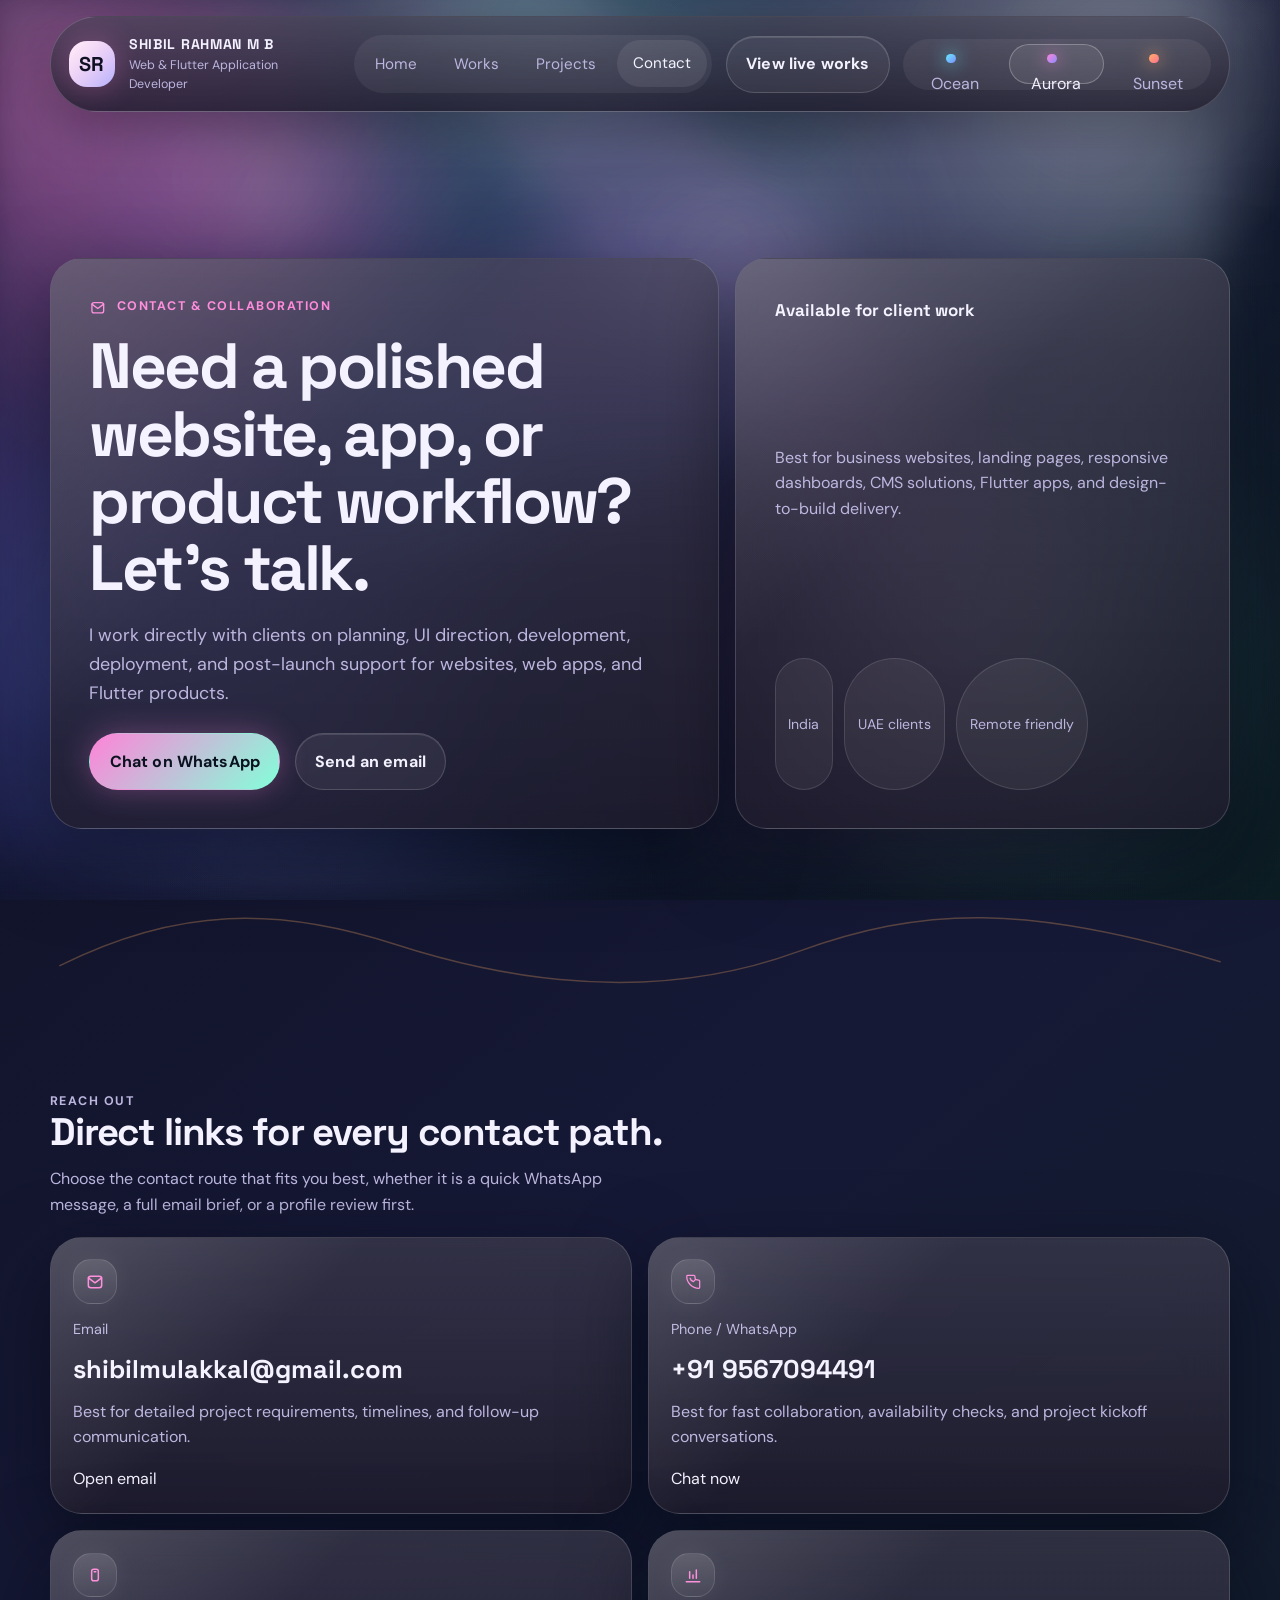
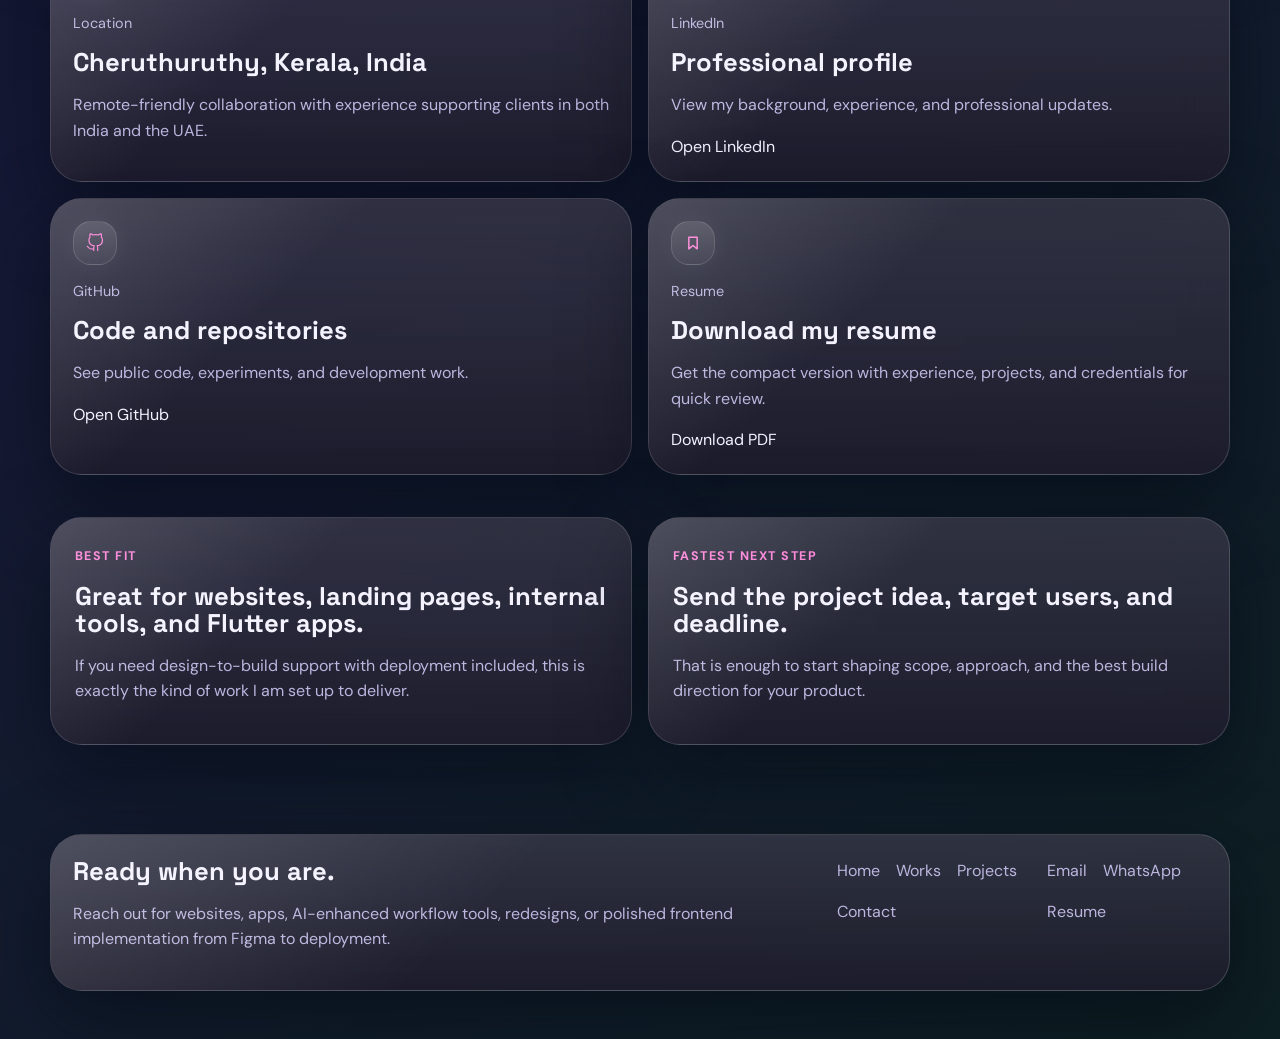
<file: contact.html>
<!DOCTYPE html>
<html lang="en">
<head>
  <meta charset="UTF-8" />
  <meta name="viewport" content="width=device-width, initial-scale=1.0" />
  <title>Contact | Shibil Rahman M B</title>
  <meta
    name="description"
    content="Contact Shibil Rahman M B for web development, Flutter application development, deployment support, and design-to-build product work."
  />
  <link rel="preconnect" href="https://fonts.googleapis.com" />
  <link rel="preconnect" href="https://fonts.gstatic.com" crossorigin />
  <link
    href="https://fonts.googleapis.com/css2?family=DM+Sans:wght@400;500;700;800&family=Space+Grotesk:wght@500;700&display=swap"
    rel="stylesheet"
  />
  <link rel="stylesheet" href="styles.css" />
</head>
<body data-page="contact">
  <div class="page-bg" aria-hidden="true">
    <canvas class="bg-canvas"></canvas>
    <div class="bg-cursor"></div>
    <div class="bg-noise"></div>
  </div>

  <header class="glass-nav-wrap">
    <nav class="glass-nav container" data-nav>
      <a class="brand" href="index.html" aria-label="Shibil Rahman M B portfolio home">
        <span class="brand-mark">SR</span>
        <span class="brand-copy">
          <strong>SHIBIL RAHMAN M B</strong>
          <span>Web &amp; Flutter Application Developer</span>
        </span>
      </a>

      <button class="nav-toggle" type="button" aria-expanded="false" aria-label="Toggle navigation" data-nav-toggle>
        <svg class="nav-icon" viewBox="0 0 24 24" fill="none" aria-hidden="true">
          <path d="M4 7H20" stroke="currentColor" stroke-width="1.8" stroke-linecap="round" />
          <path d="M4 12H20" stroke="currentColor" stroke-width="1.8" stroke-linecap="round" />
          <path d="M4 17H20" stroke="currentColor" stroke-width="1.8" stroke-linecap="round" />
        </svg>
      </button>

      <div class="nav-group" data-nav-menu>
        <div class="nav-links">
          <a href="index.html" data-nav-link="home">Home</a>
          <a href="works.html" data-nav-link="works">Works</a>
          <a href="projects.html" data-nav-link="projects">Projects</a>
          <a href="contact.html" data-nav-link="contact">Contact</a>
        </div>
        <a class="button button-secondary nav-cta" href="works.html">View live works</a>
        <div class="theme-switcher" data-theme-switcher></div>
      </div>
    </nav>
  </header>

  <main class="page-shell">
    <section class="section page-hero">
      <div class="container page-hero-grid">
        <div class="glass-panel">
          <p class="eyebrow">
            <svg viewBox="0 0 24 24" fill="none" aria-hidden="true">
              <path d="M4 7L12 13L20 7" stroke="currentColor" stroke-width="1.8" stroke-linecap="round" stroke-linejoin="round" />
              <rect x="4" y="5" width="16" height="14" rx="3" stroke="currentColor" stroke-width="1.8" />
            </svg>
            Contact &amp; collaboration
          </p>
          <h1>Need a polished website, app, or product workflow? Let's talk.</h1>
          <p class="lead">
            I work directly with clients on planning, UI direction, development, deployment, and post-launch support for websites, web apps, and Flutter products.
          </p>
          <div class="hero-actions">
            <a class="button button-primary" href="https://wa.me/919567094491" target="_blank" rel="noreferrer">Chat on WhatsApp</a>
            <a class="button button-secondary" href="mailto:shibilmulakkal@gmail.com">Send an email</a>
          </div>
        </div>

        <div class="glass-panel page-note">
          <strong>Available for client work</strong>
          <p class="muted">Best for business websites, landing pages, responsive dashboards, CMS solutions, Flutter apps, and design-to-build delivery.</p>
          <div class="pill-list">
            <span>India</span>
            <span>UAE clients</span>
            <span>Remote friendly</span>
          </div>
        </div>
      </div>
    </section>

    <section class="section">
      <div class="container">
        <svg class="section-divider" viewBox="0 0 1200 120" fill="none" xmlns="http://www.w3.org/2000/svg">
          <path d="M10 80C130 20 232 20 350 58C486 102 628 114 760 66C886 20 994 16 1190 76" stroke="#ffb066" stroke-opacity="0.4" stroke-width="1.5" stroke-linecap="round" />
        </svg>
      </div>
    </section>

    <section class="section">
      <div class="container">
        <div class="section-heading">
          <div>
            <p class="eyebrow">Reach out</p>
            <h2>Direct links for every contact path.</h2>
            <p>Choose the contact route that fits you best, whether it is a quick WhatsApp message, a full email brief, or a profile review first.</p>
          </div>
        </div>

        <div class="contact-grid">
          <article class="glass-card contact-card">
            <span class="feature-icon">
              <svg viewBox="0 0 24 24" fill="none" aria-hidden="true">
                <path d="M4 7L12 13L20 7" stroke="currentColor" stroke-width="1.8" stroke-linecap="round" stroke-linejoin="round" />
                <rect x="4" y="5" width="16" height="14" rx="3" stroke="currentColor" stroke-width="1.8" />
              </svg>
            </span>
            <p class="contact-label">Email</p>
            <h3>shibilmulakkal@gmail.com</h3>
            <p>Best for detailed project requirements, timelines, and follow-up communication.</p>
            <a href="mailto:shibilmulakkal@gmail.com">Open email</a>
          </article>

          <article class="glass-card contact-card">
            <span class="feature-icon">
              <svg viewBox="0 0 24 24" fill="none" aria-hidden="true">
                <path d="M8.5 7.5C9 9.5 10.5 11 12.5 11.5L14.5 9.5C14.8 9.2 15.3 9.1 15.7 9.2C16.7 9.53 17.77 9.7 18.87 9.7C19.49 9.7 20 10.21 20 10.83V18.5C20 19.05 19.55 19.5 19 19.5C10.94 19.5 4.5 13.06 4.5 5C4.5 4.45 4.95 4 5.5 4H13.17C13.79 4 14.3 4.51 14.3 5.13C14.3 6.23 14.47 7.3 14.8 8.3C14.91 8.7 14.8 9.2 14.5 9.5L12.5 11.5" stroke="currentColor" stroke-width="1.5" stroke-linecap="round" stroke-linejoin="round" />
              </svg>
            </span>
            <p class="contact-label">Phone / WhatsApp</p>
            <h3>+91 9567094491</h3>
            <p>Best for fast collaboration, availability checks, and project kickoff conversations.</p>
            <a href="https://wa.me/919567094491" target="_blank" rel="noreferrer">Chat now</a>
          </article>

          <article class="glass-card contact-card">
            <span class="feature-icon">
              <svg viewBox="0 0 24 24" fill="none" aria-hidden="true">
                <path d="M8 7.5C8 6.12 9.12 5 10.5 5H13.5C14.88 5 16 6.12 16 7.5V16.5C16 17.88 14.88 19 13.5 19H10.5C9.12 19 8 17.88 8 16.5V7.5Z" stroke="currentColor" stroke-width="1.8" />
                <path d="M11 8H13" stroke="currentColor" stroke-width="1.8" stroke-linecap="round" />
              </svg>
            </span>
            <p class="contact-label">Location</p>
            <h3>Cheruthuruthy, Kerala, India</h3>
            <p>Remote-friendly collaboration with experience supporting clients in both India and the UAE.</p>
          </article>

          <article class="glass-card contact-card">
            <span class="feature-icon">
              <svg viewBox="0 0 24 24" fill="none" aria-hidden="true">
                <path d="M8 8V16M12 12V16M16 6V16" stroke="currentColor" stroke-width="1.8" stroke-linecap="round" />
                <path d="M4 20H20" stroke="currentColor" stroke-width="1.8" stroke-linecap="round" />
              </svg>
            </span>
            <p class="contact-label">LinkedIn</p>
            <h3>Professional profile</h3>
            <p>View my background, experience, and professional updates.</p>
            <a href="https://linkedin.com/in/shibiz" target="_blank" rel="noreferrer">Open LinkedIn</a>
          </article>

          <article class="glass-card contact-card">
            <span class="feature-icon">
              <svg viewBox="0 0 24 24" fill="none" aria-hidden="true">
                <path d="M9 19C4.58 20.3 4.58 16.7 2.8 16.1M15.2 21V17.65C15.23 16.83 15 16.02 14.54 15.34C17.66 14.99 20.94 13.81 20.94 8.38C20.94 6.99 20.44 5.65 19.54 4.62C19.97 3.48 19.94 2.23 19.45 1.11C19.45 1.11 18.4 0.76 15.95 2.41C13.91 1.86 11.74 1.86 9.7 2.41C7.25 0.76 6.2 1.11 6.2 1.11C5.71 2.23 5.68 3.48 6.11 4.62C5.21 5.65 4.71 6.99 4.71 8.38C4.71 13.8 7.99 14.99 11.11 15.34C10.65 16.02 10.42 16.83 10.45 17.65V21" stroke="currentColor" stroke-width="1.4" stroke-linecap="round" stroke-linejoin="round" />
              </svg>
            </span>
            <p class="contact-label">GitHub</p>
            <h3>Code and repositories</h3>
            <p>See public code, experiments, and development work.</p>
            <a href="https://github.com/WROTZ" target="_blank" rel="noreferrer">Open GitHub</a>
          </article>

          <article class="glass-card contact-card">
            <span class="feature-icon">
              <svg viewBox="0 0 24 24" fill="none" aria-hidden="true">
                <path d="M7 5H17V19L12 15L7 19V5Z" stroke="currentColor" stroke-width="1.8" stroke-linejoin="round" />
              </svg>
            </span>
            <p class="contact-label">Resume</p>
            <h3>Download my resume</h3>
            <p>Get the compact version with experience, projects, and credentials for quick review.</p>
            <a href="images/SHIBIL%20RAHMAN%20M%20B%202026compressed.pdf" download>Download PDF</a>
          </article>
        </div>
      </div>
    </section>

    <section class="section">
      <div class="container split-grid">
        <div class="glass-panel cta-banner">
          <p class="eyebrow">Best fit</p>
          <h3>Great for websites, landing pages, internal tools, and Flutter apps.</h3>
          <p class="muted">If you need design-to-build support with deployment included, this is exactly the kind of work I am set up to deliver.</p>
        </div>

        <div class="glass-panel cta-banner">
          <p class="eyebrow">Fastest next step</p>
          <h3>Send the project idea, target users, and deadline.</h3>
          <p class="muted">That is enough to start shaping scope, approach, and the best build direction for your product.</p>
        </div>
      </div>
    </section>
  </main>

  <footer class="site-footer">
    <div class="container glass-panel footer-panel">
      <div>
        <h3>Ready when you are.</h3>
        <p>Reach out for websites, apps, AI-enhanced workflow tools, redesigns, or polished frontend implementation from Figma to deployment.</p>
      </div>
      <div class="footer-links">
        <a href="index.html">Home</a>
        <a href="works.html">Works</a>
        <a href="projects.html">Projects</a>
        <a href="contact.html">Contact</a>
      </div>
      <div class="footer-links">
        <a href="mailto:shibilmulakkal@gmail.com">Email</a>
        <a href="https://wa.me/919567094491" target="_blank" rel="noreferrer">WhatsApp</a>
        <a href="images/SHIBIL%20RAHMAN%20M%20B%202026compressed.pdf" download>Resume</a>
      </div>
    </div>
  </footer>

  <script src="script.js"></script>
</body>
</html>
</file>
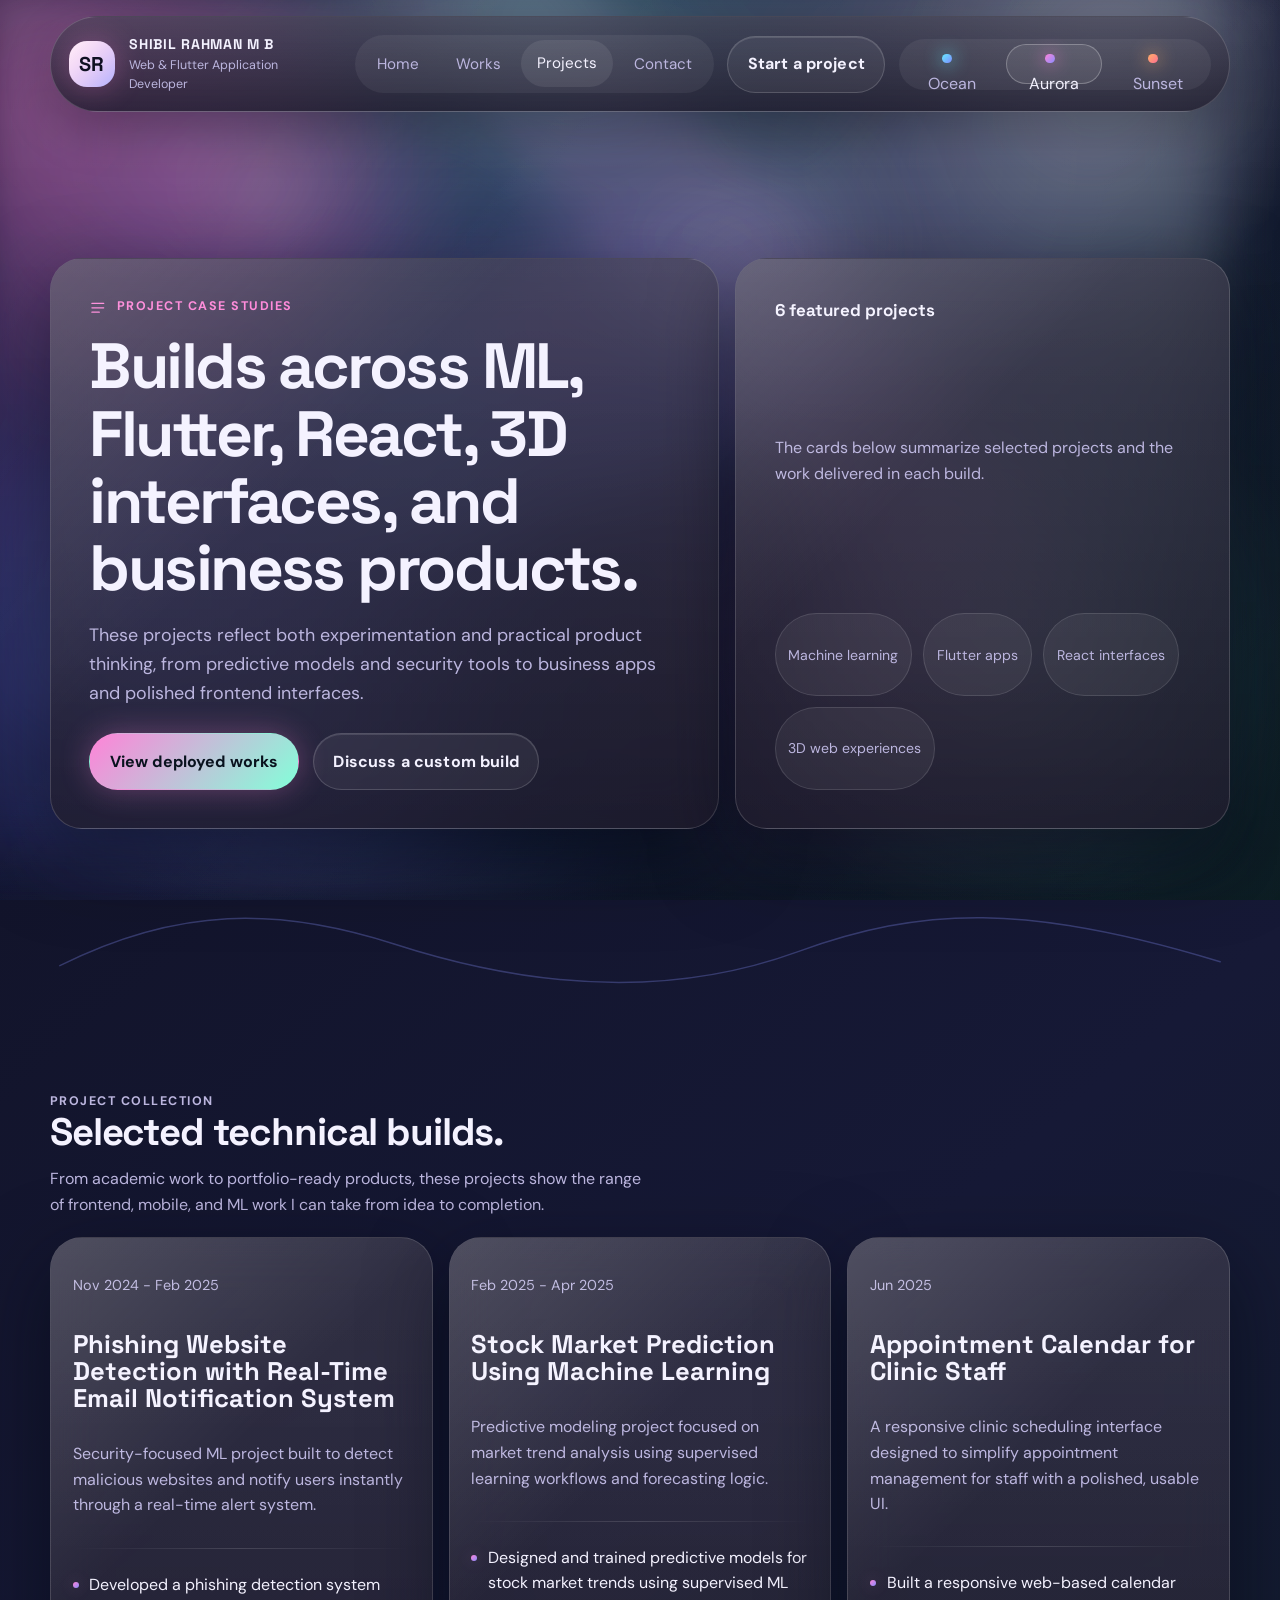
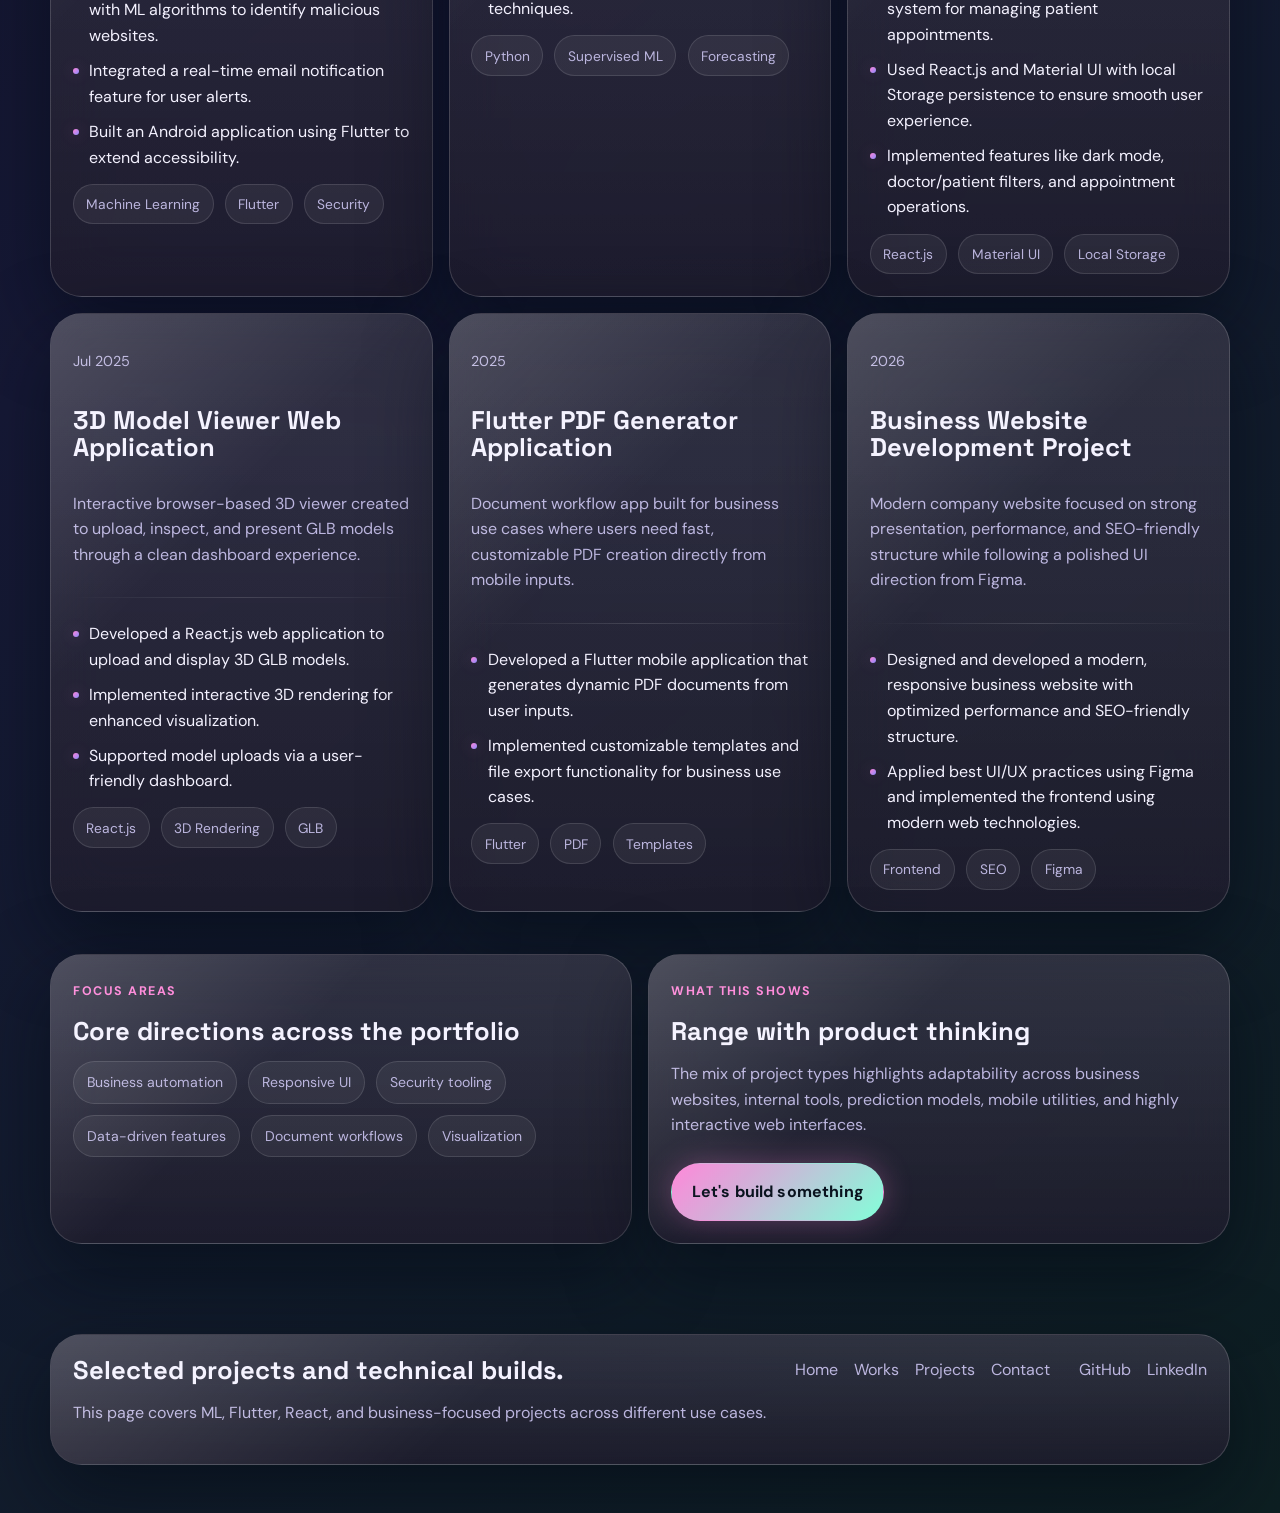
<file: projects.html>
<!DOCTYPE html>
<html lang="en">
<head>
  <meta charset="UTF-8" />
  <meta name="viewport" content="width=device-width, initial-scale=1.0" />
  <title>Projects | Shibil Rahman M B</title>
  <meta
    name="description"
    content="Project case studies by Shibil Rahman M B, covering machine learning, React.js, Flutter, 3D web interfaces, and business websites."
  />
  <link rel="preconnect" href="https://fonts.googleapis.com" />
  <link rel="preconnect" href="https://fonts.gstatic.com" crossorigin />
  <link
    href="https://fonts.googleapis.com/css2?family=DM+Sans:wght@400;500;700;800&family=Space+Grotesk:wght@500;700&display=swap"
    rel="stylesheet"
  />
  <link rel="stylesheet" href="styles.css" />
</head>
<body data-page="projects">
  <div class="page-bg" aria-hidden="true">
    <canvas class="bg-canvas"></canvas>
    <div class="bg-cursor"></div>
    <div class="bg-noise"></div>
  </div>

  <header class="glass-nav-wrap">
    <nav class="glass-nav container" data-nav>
      <a class="brand" href="index.html" aria-label="Shibil Rahman M B portfolio home">
        <span class="brand-mark">SR</span>
        <span class="brand-copy">
          <strong>SHIBIL RAHMAN M B</strong>
          <span>Web &amp; Flutter Application Developer</span>
        </span>
      </a>

      <button class="nav-toggle" type="button" aria-expanded="false" aria-label="Toggle navigation" data-nav-toggle>
        <svg class="nav-icon" viewBox="0 0 24 24" fill="none" aria-hidden="true">
          <path d="M4 7H20" stroke="currentColor" stroke-width="1.8" stroke-linecap="round" />
          <path d="M4 12H20" stroke="currentColor" stroke-width="1.8" stroke-linecap="round" />
          <path d="M4 17H20" stroke="currentColor" stroke-width="1.8" stroke-linecap="round" />
        </svg>
      </button>

      <div class="nav-group" data-nav-menu>
        <div class="nav-links">
          <a href="index.html" data-nav-link="home">Home</a>
          <a href="works.html" data-nav-link="works">Works</a>
          <a href="projects.html" data-nav-link="projects">Projects</a>
          <a href="contact.html" data-nav-link="contact">Contact</a>
        </div>
        <a class="button button-secondary nav-cta" href="contact.html">Start a project</a>
        <div class="theme-switcher" data-theme-switcher></div>
      </div>
    </nav>
  </header>

  <main class="page-shell">
    <section class="section page-hero">
      <div class="container page-hero-grid">
        <div class="glass-panel">
          <p class="eyebrow">
            <svg viewBox="0 0 24 24" fill="none" aria-hidden="true">
              <path d="M4 6H20M4 12H20M4 18H14" stroke="currentColor" stroke-width="1.8" stroke-linecap="round" />
            </svg>
            Project case studies
          </p>
          <h1>Builds across ML, Flutter, React, 3D interfaces, and business products.</h1>
          <p class="lead">
            These projects reflect both experimentation and practical product thinking, from predictive models and security tools to business apps and polished frontend interfaces.
          </p>
          <div class="hero-actions">
            <a class="button button-primary" href="works.html">View deployed works</a>
            <a class="button button-secondary" href="contact.html">Discuss a custom build</a>
          </div>
        </div>

        <div class="glass-panel page-note">
          <strong><span data-project-count>6</span> featured projects</strong>
          <p class="muted">The cards below summarize selected projects and the work delivered in each build.</p>
          <div class="pill-list">
            <span>Machine learning</span>
            <span>Flutter apps</span>
            <span>React interfaces</span>
            <span>3D web experiences</span>
          </div>
        </div>
      </div>
    </section>

    <section class="section">
      <div class="container">
        <svg class="section-divider" viewBox="0 0 1200 120" fill="none" xmlns="http://www.w3.org/2000/svg">
          <path d="M10 80C130 20 232 20 350 58C486 102 628 114 760 66C886 20 994 16 1190 76" stroke="#8a93ff" stroke-opacity="0.42" stroke-width="1.5" stroke-linecap="round" />
        </svg>
      </div>
    </section>

    <section class="section">
      <div class="container">
        <div class="section-heading">
          <div>
            <p class="eyebrow">Project collection</p>
            <h2>Selected technical builds.</h2>
            <p>From academic work to portfolio-ready products, these projects show the range of frontend, mobile, and ML work I can take from idea to completion.</p>
          </div>
        </div>
        <div class="projects-grid" data-project-list></div>
      </div>
    </section>

    <section class="section">
      <div class="container split-grid">
        <div class="glass-panel domains-panel">
          <p class="eyebrow">Focus areas</p>
          <h3>Core directions across the portfolio</h3>
          <div class="pill-list">
            <span>Business automation</span>
            <span>Responsive UI</span>
            <span>Security tooling</span>
            <span>Data-driven features</span>
            <span>Document workflows</span>
            <span>Visualization</span>
          </div>
        </div>

        <div class="glass-panel domains-panel">
          <p class="eyebrow">What this shows</p>
          <h3>Range with product thinking</h3>
          <p class="muted">The mix of project types highlights adaptability across business websites, internal tools, prediction models, mobile utilities, and highly interactive web interfaces.</p>
          <div class="section-actions">
            <a class="button button-primary" href="contact.html">Let's build something</a>
          </div>
        </div>
      </div>
    </section>
  </main>

  <footer class="site-footer">
    <div class="container glass-panel footer-panel">
      <div>
        <h3>Selected projects and technical builds.</h3>
        <p>This page covers ML, Flutter, React, and business-focused projects across different use cases.</p>
      </div>
      <div class="footer-links">
        <a href="index.html">Home</a>
        <a href="works.html">Works</a>
        <a href="projects.html">Projects</a>
        <a href="contact.html">Contact</a>
      </div>
      <div class="footer-links">
        <a href="https://github.com/WROTZ" target="_blank" rel="noreferrer">GitHub</a>
        <a href="https://linkedin.com/in/shibiz" target="_blank" rel="noreferrer">LinkedIn</a>
      </div>
    </div>
  </footer>

  <script src="script.js"></script>
</body>
</html>
</file>
<file: styles.css>
:root {
  --bg-1: #04121f;
  --bg-2: #071a2b;
  --bg-3: #0d1230;
  --surface: rgba(10, 20, 34, 0.54);
  --surface-strong: rgba(8, 16, 28, 0.76);
  --surface-soft: rgba(255, 255, 255, 0.06);
  --glass-white: rgba(255, 255, 255, 0.08);
  --border: rgba(255, 255, 255, 0.16);
  --border-strong: rgba(255, 255, 255, 0.24);
  --text-primary: #eff8ff;
  --text-secondary: #a8bfd7;
  --text-muted: #7f96b0;
  --accent: #66ecff;
  --accent-2: #7e8bff;
  --accent-3: #90ffd3;
  --glow: rgba(102, 236, 255, 0.34);
  --shadow-strong: 0 28px 80px rgba(1, 8, 18, 0.52);
  --shadow-soft: 0 18px 48px rgba(0, 0, 0, 0.24);
  --radius-xl: 32px;
  --radius-lg: 24px;
  --radius-md: 18px;
  --radius-sm: 14px;
  --container: min(1180px, calc(100vw - 2rem));
  --nav-height: 88px;
  --move-x: 0px;
  --move-y: 0px;
  --pointer-x: 50%;
  --pointer-y: 42%;
  --pointer-x-soft: 24%;
  --pointer-y-soft: 22%;
  --pointer-active: 0.2;
  --cursor-glow-a: rgba(102, 236, 255, 0.22);
  --cursor-glow-b: rgba(126, 139, 255, 0.16);
  --cursor-glow-c: rgba(144, 255, 211, 0.12);
  --scene-wash-a: rgba(102, 236, 255, 0.18);
  --scene-wash-b: rgba(126, 139, 255, 0.2);
  --scene-wash-c: rgba(144, 255, 211, 0.12);
  --scene-highlight: rgba(255, 255, 255, 0.28);
  --scene-shadow: rgba(4, 18, 31, 0.34);
}

*,
*::before,
*::after {
  box-sizing: border-box;
}

html {
  scroll-behavior: smooth;
}

body {
  margin: 0;
  min-height: 100vh;
  font-family: "DM Sans", sans-serif;
  color: var(--text-primary);
  background: linear-gradient(140deg, var(--bg-1) 0%, var(--bg-2) 48%, var(--bg-3) 100%);
  line-height: 1.6;
  overflow-x: hidden;
}

img {
  max-width: 100%;
  display: block;
}

a {
  color: inherit;
  text-decoration: none;
}

button,
input,
textarea {
  font: inherit;
}

button {
  cursor: pointer;
}

.page-bg {
  position: fixed;
  inset: 0;
  pointer-events: none;
  z-index: -2;
  overflow: hidden;
  background:
    radial-gradient(circle at 84% 8%, var(--scene-highlight), transparent 18%),
    linear-gradient(140deg, var(--bg-1) 0%, var(--bg-2) 48%, var(--bg-3) 100%);
}

.page-bg::before,
.page-bg::after {
  content: "";
  position: absolute;
  inset: 0;
  pointer-events: none;
}

.page-bg::before {
  z-index: 3;
  background:
    radial-gradient(circle at 14% 18%, var(--scene-wash-a), transparent 24%),
    radial-gradient(circle at 26% 82%, var(--scene-wash-b), transparent 28%),
    radial-gradient(circle at 80% 72%, var(--scene-wash-c), transparent 24%),
    linear-gradient(180deg, rgba(255, 255, 255, 0.04), transparent 34%, rgba(6, 10, 24, 0.16) 100%);
  filter: blur(12px) saturate(118%);
  mix-blend-mode: screen;
  transform: translate3d(calc(var(--move-x) * 0.03), calc(var(--move-y) * 0.02), 0);
}

.page-bg::after {
  z-index: 5;
  background:
    radial-gradient(circle at 50% 118%, var(--scene-shadow), transparent 44%),
    linear-gradient(180deg, rgba(255, 255, 255, 0.04), transparent 22%, rgba(6, 10, 24, 0.18) 100%);
}

.bg-canvas {
  position: absolute;
  inset: -8%;
  width: 116%;
  height: 116%;
  opacity: 0.96;
  filter: blur(28px) saturate(118%) contrast(106%);
  transform: translate3d(calc(var(--move-x) * -0.04), calc(var(--move-y) * -0.035), 0) scale(1.06);
  z-index: 1;
  will-change: transform;
}

.bg-cursor,
.bg-noise {
  position: absolute;
  inset: 0;
  pointer-events: none;
}

.bg-cursor {
  z-index: 4;
  background:
    radial-gradient(circle at var(--pointer-x) var(--pointer-y), var(--cursor-glow-a) 0%, var(--cursor-glow-b) 14%, transparent 34%),
    radial-gradient(circle at calc(var(--pointer-x) - 12%) calc(var(--pointer-y) + 10%), var(--cursor-glow-c) 0%, transparent 18%),
    radial-gradient(circle at calc(var(--pointer-x) + 16%) calc(var(--pointer-y) - 10%), var(--scene-highlight) 0%, transparent 16%);
  filter: blur(32px) saturate(118%);
  opacity: calc(0.24 + var(--pointer-active) * 0.86);
  mix-blend-mode: screen;
  transform: translate3d(calc(var(--move-x) * 0.03), calc(var(--move-y) * 0.02), 0);
}

.bg-noise {
  z-index: 6;
  background:
    linear-gradient(128deg, rgba(255, 255, 255, 0.14) 0%, transparent 28%, rgba(255, 255, 255, 0.06) 48%, transparent 70%, rgba(255, 255, 255, 0.08) 100%),
    radial-gradient(circle at 72% 18%, rgba(255, 255, 255, 0.12), transparent 16%);
  opacity: 0.56;
  mix-blend-mode: soft-light;
}

.container {
  width: var(--container);
  margin: 0 auto;
}

.page-shell {
  padding: calc(var(--nav-height) + 1.2rem) 0 4rem;
}

.glass-nav-wrap {
  position: sticky;
  top: 0;
  z-index: 20;
  padding: 1rem 0 0;
}

.glass-nav {
  position: relative;
  display: flex;
  align-items: center;
  justify-content: space-between;
  gap: 1rem;
  min-height: var(--nav-height);
  padding: 1rem 1.1rem;
  border: 1px solid var(--border);
  border-radius: 999px;
  background:
    linear-gradient(180deg, rgba(255, 255, 255, 0.12), var(--surface-soft)),
    linear-gradient(180deg, var(--surface), var(--surface-strong));
  box-shadow: var(--shadow-soft);
  backdrop-filter: blur(26px);
  -webkit-backdrop-filter: blur(26px);
}

.brand {
  display: inline-flex;
  align-items: center;
  gap: 0.9rem;
  min-width: 0;
}

.brand-mark {
  width: 2.9rem;
  height: 2.9rem;
  display: grid;
  place-items: center;
  border-radius: 18px;
  color: var(--bg-1);
  font-family: "Space Grotesk", sans-serif;
  font-size: 1.25rem;
  font-weight: 700;
  background:
    linear-gradient(135deg, rgba(255, 255, 255, 0.88), rgba(255, 255, 255, 0.32)),
    linear-gradient(135deg, var(--accent), var(--accent-2));
  box-shadow: 0 0 30px var(--glow);
}

.brand-copy {
  min-width: 0;
}

.brand-copy strong {
  display: block;
  font-family: "Space Grotesk", sans-serif;
  font-size: 0.88rem;
  letter-spacing: 0.05em;
}

.brand-copy span {
  display: block;
  font-size: 0.78rem;
  color: var(--text-secondary);
}

.nav-toggle {
  display: none;
  width: 2.9rem;
  height: 2.9rem;
  border: 1px solid var(--border);
  border-radius: 16px;
  background: rgba(255, 255, 255, 0.08);
  color: var(--text-primary);
  align-items: center;
  justify-content: center;
  padding: 0;
}

.nav-icon {
  width: 1.2rem;
  height: 1.2rem;
  display: block;
}

.nav-group {
  display: flex;
  align-items: center;
  gap: 0.85rem;
}

.nav-links {
  display: flex;
  align-items: center;
  gap: 0.3rem;
  padding: 0.35rem;
  border-radius: 999px;
  background: var(--surface-soft);
}

.nav-links a {
  padding: 0.7rem 1rem;
  border-radius: 999px;
  color: var(--text-secondary);
  font-size: 0.95rem;
  transition: color 0.25s ease, background 0.25s ease, transform 0.25s ease;
}

.nav-links a:hover,
.nav-links a.is-active {
  color: var(--text-primary);
  background: rgba(255, 255, 255, 0.08);
  transform: translateY(-1px);
}

.nav-cta {
  white-space: nowrap;
}

.theme-switcher {
  display: flex;
  align-items: center;
  gap: 0.45rem;
  padding: 0.35rem;
  border-radius: 999px;
  background: var(--surface-soft);
}

.theme-switcher button {
  min-width: 2.5rem;
  height: 2.5rem;
  border: 1px solid transparent;
  border-radius: 999px;
  background: transparent;
  color: var(--text-secondary);
  padding: 0 0.85rem;
  transition: transform 0.25s ease, border-color 0.25s ease, color 0.25s ease, background 0.25s ease;
}

.theme-switcher button:hover,
.theme-switcher button.is-active {
  color: var(--text-primary);
  border-color: var(--border-strong);
  background: rgba(255, 255, 255, 0.08);
}

.theme-chip-dot {
  width: 0.6rem;
  height: 0.6rem;
  display: inline-block;
  border-radius: 999px;
  margin-right: 0.55rem;
  box-shadow: 0 0 18px currentColor;
}

.button {
  display: inline-flex;
  align-items: center;
  gap: 0.7rem;
  padding: 0.92rem 1.2rem;
  border-radius: 999px;
  border: 1px solid transparent;
  font-weight: 700;
  letter-spacing: 0.01em;
  transition: transform 0.25s ease, border-color 0.25s ease, box-shadow 0.25s ease, background 0.25s ease;
}

.button svg {
  width: 1rem;
  height: 1rem;
}

.button:hover {
  transform: translateY(-2px);
}

.button-primary {
  color: #09121e;
  background: linear-gradient(135deg, var(--accent), var(--accent-3));
  box-shadow: 0 0 30px var(--glow);
}

.button-secondary,
.button-ghost {
  color: var(--text-primary);
  border-color: var(--border);
  background: var(--surface-soft);
  box-shadow: inset 0 1px 0 rgba(255, 255, 255, 0.12);
}

.button-secondary:hover,
.button-ghost:hover {
  border-color: var(--border-strong);
  background: rgba(255, 255, 255, 0.1);
}

.hero {
  padding: 2.2rem 0 2rem;
}

.hero-grid {
  display: grid;
  grid-template-columns: minmax(0, 1.2fr) minmax(320px, 0.8fr);
  gap: 1.5rem;
  align-items: stretch;
}

.glass-panel,
.glass-card {
  position: relative;
  border-radius: var(--radius-xl);
  border: 1px solid var(--border);
  background:
    linear-gradient(180deg, rgba(255, 255, 255, 0.12), var(--surface-soft)),
    linear-gradient(180deg, var(--surface), var(--surface-strong));
  box-shadow: var(--shadow-strong);
  backdrop-filter: blur(24px);
  -webkit-backdrop-filter: blur(24px);
  overflow: hidden;
}

.glass-panel::before,
.glass-card::before {
  content: "";
  position: absolute;
  inset: 0;
  background: linear-gradient(135deg, rgba(255, 255, 255, 0.15), transparent 38%);
  pointer-events: none;
}

.hero-copy {
  padding: clamp(1.6rem, 3vw, 2.5rem);
}

.eyebrow {
  display: inline-flex;
  align-items: center;
  gap: 0.6rem;
  margin: 0 0 1rem;
  color: var(--accent);
  font-weight: 700;
  text-transform: uppercase;
  letter-spacing: 0.12em;
  font-size: 0.78rem;
}

.eyebrow svg {
  width: 1.1rem;
  height: 1.1rem;
}

h1,
h2,
h3,
h4 {
  margin: 0;
  font-family: "Space Grotesk", sans-serif;
  line-height: 1.05;
}

h1 {
  font-size: clamp(2.75rem, 5vw, 5.2rem);
  letter-spacing: -0.04em;
}

h2 {
  font-size: clamp(1.8rem, 3vw, 3rem);
  letter-spacing: -0.03em;
}

h3 {
  font-size: clamp(1.2rem, 2vw, 1.6rem);
}

.lead {
  margin: 1.2rem 0 0;
  max-width: 42rem;
  color: var(--text-secondary);
  font-size: clamp(1.04rem, 1.4vw, 1.18rem);
}

.hero-actions,
.section-actions {
  display: flex;
  flex-wrap: wrap;
  gap: 0.9rem;
  margin-top: 1.6rem;
}

.stat-row {
  display: grid;
  grid-template-columns: repeat(3, minmax(0, 1fr));
  gap: 0.9rem;
  margin-top: 1.8rem;
}

.stat-card {
  padding: 1rem 1rem 1.1rem;
  border-radius: 20px;
  border: 1px solid rgba(255, 255, 255, 0.1);
  background: var(--surface-soft);
}

.stat-value {
  display: block;
  font-family: "Space Grotesk", sans-serif;
  font-size: 1.7rem;
  font-weight: 700;
}

.stat-label {
  display: block;
  color: var(--text-muted);
  font-size: 0.9rem;
}

.hero-visual {
  position: relative;
  display: grid;
  gap: 1rem;
}

.portrait-card {
  padding: 1.4rem;
  min-height: 100%;
}

.portrait-frame {
  aspect-ratio: 0.92;
  border-radius: 28px;
  overflow: hidden;
  border: 1px solid rgba(255, 255, 255, 0.12);
  background:
    radial-gradient(circle at 20% 20%, rgba(255, 255, 255, 0.18), transparent 35%),
    linear-gradient(145deg, rgba(255, 255, 255, 0.08), rgba(255, 255, 255, 0.03));
}

.portrait-frame img {
  width: 100%;
  height: 100%;
  object-fit: cover;
}

.portrait-meta {
  display: flex;
  flex-wrap: wrap;
  gap: 0.7rem;
  margin-top: 1rem;
}

.meta-chip,
.stack-chip,
.domain-chip {
  display: inline-flex;
  align-items: center;
  gap: 0.45rem;
  padding: 0.52rem 0.78rem;
  border-radius: 999px;
  background: var(--surface-soft);
  border: 1px solid rgba(255, 255, 255, 0.12);
  color: var(--text-secondary);
  font-size: 0.86rem;
}

.floating-card {
  position: absolute;
  right: -0.7rem;
  bottom: 1.4rem;
  width: min(16rem, 70%);
  padding: 1rem;
  border-radius: 24px;
  border: 1px solid var(--border);
  background: linear-gradient(180deg, rgba(255, 255, 255, 0.14), rgba(255, 255, 255, 0.07));
  box-shadow: 0 16px 34px rgba(4, 12, 24, 0.4);
  backdrop-filter: blur(16px);
  -webkit-backdrop-filter: blur(16px);
  transform: translate3d(calc(var(--move-x) * 0.05), calc(var(--move-y) * -0.08), 0);
}

.floating-card strong {
  display: block;
  margin-bottom: 0.35rem;
}

.floating-card p {
  margin: 0;
  color: var(--text-secondary);
  font-size: 0.92rem;
}

.section {
  padding: 1rem 0 1.6rem;
}

.section-heading {
  display: flex;
  align-items: end;
  justify-content: space-between;
  gap: 1rem;
  margin-bottom: 1.2rem;
}

.section-heading p {
  max-width: 38rem;
  margin: 0.85rem 0 0;
  color: var(--text-secondary);
}

.section-divider {
  width: 100%;
  height: auto;
  margin: 1rem 0 1.5rem;
  opacity: 0.7;
}

.grid-3,
.grid-2,
.cards-grid,
.projects-grid,
.works-grid,
.contact-grid,
.split-grid,
.support-grid {
  display: grid;
  gap: 1rem;
}

.grid-3,
.cards-grid,
.works-grid,
.projects-grid,
.support-grid {
  grid-template-columns: repeat(3, minmax(0, 1fr));
}

.grid-2,
.split-grid,
.contact-grid {
  grid-template-columns: repeat(2, minmax(0, 1fr));
}

.glass-card {
  padding: 1.4rem;
}

.glass-card h3,
.glass-card h4 {
  margin-top: 0.4rem;
}

.glass-card p,
.timeline-body p,
.project-copy p,
.work-copy p,
.support-copy p,
.contact-card p,
.footer-panel p,
.list-panel li {
  color: var(--text-secondary);
}

.feature-icon,
.mini-icon {
  width: 2.8rem;
  height: 2.8rem;
  display: inline-grid;
  place-items: center;
  border-radius: 18px;
  color: var(--accent);
  background: linear-gradient(180deg, rgba(255, 255, 255, 0.14), rgba(255, 255, 255, 0.05));
  border: 1px solid rgba(255, 255, 255, 0.12);
  box-shadow: 0 0 28px rgba(255, 255, 255, 0.06);
}

.feature-icon svg,
.mini-icon svg {
  width: 1.25rem;
  height: 1.25rem;
}

.timeline {
  display: grid;
  gap: 1rem;
}

.timeline-card {
  padding: 1.4rem;
}

.timeline-head {
  display: flex;
  justify-content: space-between;
  gap: 1rem;
  align-items: start;
}

.timeline-head span,
.panel-subtitle,
.mini-label,
.project-meta,
.work-meta,
.contact-label {
  color: var(--text-muted);
  font-size: 0.9rem;
}

.timeline-body ul,
.list-panel ul,
.project-bullets,
.footer-links,
.link-list {
  padding: 0;
  margin: 0;
  list-style: none;
}

.timeline-body li,
.list-panel li,
.project-bullets li {
  position: relative;
  padding-left: 1.05rem;
  margin-top: 0.6rem;
}

.timeline-body li::before,
.list-panel li::before,
.project-bullets li::before {
  content: "";
  position: absolute;
  left: 0;
  top: 0.62rem;
  width: 0.38rem;
  height: 0.38rem;
  border-radius: 999px;
  background: linear-gradient(135deg, var(--accent), var(--accent-2));
  box-shadow: 0 0 16px var(--glow);
}

.split-panel {
  padding: 1.4rem;
}

.split-panel + .split-panel {
  margin-top: 1rem;
}

.pill-list {
  display: flex;
  flex-wrap: wrap;
  gap: 0.7rem;
  margin-top: 1rem;
}

.pill-list span {
  display: inline-flex;
  align-items: center;
  padding: 0.56rem 0.8rem;
  border-radius: 999px;
  border: 1px solid rgba(255, 255, 255, 0.12);
  background: var(--surface-soft);
  color: var(--text-secondary);
  font-size: 0.88rem;
}

.pill-list.is-dense {
  gap: 0.6rem;
}

.pill-list.is-dense span {
  padding: 0.5rem 0.74rem;
  font-size: 0.82rem;
}

.works-grid,
.projects-grid {
  align-items: stretch;
}

.work-card,
.project-card,
.contact-card,
.support-card {
  padding: 1.35rem;
}

.preview-shell {
  position: relative;
  aspect-ratio: 1.1;
  border-radius: 24px;
  overflow: hidden;
  background:
    radial-gradient(circle at 20% 20%, rgba(255, 255, 255, 0.16), transparent 30%),
    linear-gradient(145deg, var(--glass-white), rgba(255, 255, 255, 0.02));
  border: 1px solid rgba(255, 255, 255, 0.12);
  margin-bottom: 1rem;
}

.preview-shell img {
  width: 100%;
  height: 100%;
  object-fit: cover;
}

.preview-shell::after {
  content: "";
  position: absolute;
  inset: auto 0 0;
  height: 45%;
  background: linear-gradient(180deg, transparent, rgba(3, 10, 20, 0.8));
}

.preview-shell.is-fallback img {
  opacity: 0;
}

.preview-shell.is-fallback .preview-fallback {
  opacity: 1;
}

.preview-badge {
  position: absolute;
  top: 1rem;
  left: 1rem;
  z-index: 1;
  padding: 0.4rem 0.7rem;
  border-radius: 999px;
  background: rgba(4, 12, 22, 0.65);
  border: 1px solid rgba(255, 255, 255, 0.14);
  font-size: 0.76rem;
  text-transform: uppercase;
  letter-spacing: 0.12em;
}

.preview-fallback {
  position: absolute;
  inset: 0;
  display: grid;
  place-items: center;
  text-align: center;
  padding: 1.5rem;
  opacity: 0;
  background:
    radial-gradient(circle at 50% 40%, rgba(102, 236, 255, 0.18), transparent 32%),
    linear-gradient(145deg, rgba(255, 255, 255, 0.08), rgba(255, 255, 255, 0.03));
}

.preview-fallback span {
  display: block;
  color: var(--text-muted);
  text-transform: uppercase;
  letter-spacing: 0.12em;
  font-size: 0.78rem;
}

.preview-fallback strong {
  display: block;
  margin-top: 0.5rem;
  font-family: "Space Grotesk", sans-serif;
  font-size: 1.35rem;
}

.work-copy,
.project-copy,
.support-copy {
  display: grid;
  gap: 0.85rem;
}

.meta-row {
  display: flex;
  flex-wrap: wrap;
  gap: 0.7rem;
}

.domain-chip {
  background: var(--surface-soft);
  transition: transform 0.25s ease, border-color 0.25s ease, background 0.25s ease;
}

.domain-chip:hover {
  transform: translateY(-2px);
  border-color: var(--border-strong);
  background: rgba(255, 255, 255, 0.1);
}

.project-period,
.work-domain {
  display: inline-flex;
  align-items: center;
  gap: 0.5rem;
  color: var(--text-muted);
  font-size: 0.9rem;
}

.mini-divider {
  width: 100%;
  height: 1px;
  background: linear-gradient(90deg, transparent, rgba(255, 255, 255, 0.14), transparent);
}

.domains-panel,
.footer-panel {
  padding: 1.4rem;
}

.domain-list {
  display: flex;
  flex-wrap: wrap;
  gap: 0.75rem;
  margin-top: 1rem;
}

.contact-grid {
  margin-top: 1rem;
}

.contact-card h3 {
  margin-top: 0.9rem;
}

.contact-card a {
  color: var(--text-primary);
}

.contact-card a:hover {
  color: var(--accent);
}

.link-list {
  display: grid;
  gap: 0.85rem;
}

.link-list a {
  display: inline-flex;
  align-items: center;
  justify-content: space-between;
  gap: 0.75rem;
  padding: 0.95rem 1rem;
  border-radius: 18px;
  border: 1px solid rgba(255, 255, 255, 0.12);
  background: var(--surface-soft);
  transition: transform 0.25s ease, border-color 0.25s ease, background 0.25s ease;
}

.link-list a:hover {
  transform: translateY(-2px);
  border-color: var(--border-strong);
  background: rgba(255, 255, 255, 0.1);
}

.cta-banner {
  padding: 1.5rem;
}

.site-footer {
  padding-bottom: 3rem;
}

.footer-panel {
  display: flex;
  align-items: start;
  justify-content: space-between;
  gap: 1rem;
}

.footer-links {
  display: flex;
  flex-wrap: wrap;
  gap: 1rem;
}

.footer-links a {
  color: var(--text-secondary);
}

.footer-links a:hover {
  color: var(--text-primary);
}

.page-hero {
  padding-top: 2.4rem;
}

.page-hero .glass-panel {
  padding: clamp(1.5rem, 3vw, 2.4rem);
}

.page-hero-grid {
  display: grid;
  grid-template-columns: minmax(0, 1.15fr) minmax(280px, 0.85fr);
  gap: 1rem;
  align-items: stretch;
}

.page-note {
  display: grid;
  gap: 0.9rem;
  padding: 1.4rem;
}

.page-note strong {
  font-family: "Space Grotesk", sans-serif;
  font-size: 1.06rem;
}

.muted {
  color: var(--text-secondary);
}

.mobile-only {
  display: none;
}

@media (max-width: 1080px) {
  .hero-grid,
  .page-hero-grid,
  .split-grid,
  .grid-3,
  .cards-grid,
  .works-grid,
  .projects-grid,
  .support-grid {
    grid-template-columns: 1fr 1fr;
  }

  .hero-grid > :first-child,
  .page-hero-grid > :first-child,
  .split-grid > :first-child {
    grid-column: 1 / -1;
  }
}

@media (max-width: 920px) {
  .glass-nav {
    border-radius: 30px;
    align-items: start;
  }

  .nav-toggle {
    display: inline-flex;
  }

  .nav-group {
    position: absolute;
    top: calc(100% + 0.75rem);
    left: 0;
    right: 0;
    display: none;
    flex-direction: column;
    align-items: stretch;
    padding: 1rem;
    border-radius: 24px;
    border: 1px solid var(--border);
    background: linear-gradient(180deg, rgba(10, 20, 34, 0.95), rgba(8, 16, 28, 0.94));
    box-shadow: var(--shadow-strong);
    backdrop-filter: blur(22px);
    -webkit-backdrop-filter: blur(22px);
  }

  .glass-nav.is-open .nav-group {
    display: flex;
  }

  .nav-links,
  .theme-switcher {
    width: 100%;
    justify-content: center;
    flex-wrap: wrap;
    border-radius: 24px;
  }

  .nav-links a {
    flex: 1 1 calc(50% - 0.4rem);
    text-align: center;
  }

  .nav-cta {
    width: 100%;
    justify-content: center;
  }

  .theme-switcher button {
    flex: 1 1 auto;
  }
}

@media (max-width: 760px) {
  .page-shell {
    padding-top: calc(var(--nav-height) + 0.8rem);
  }

  .hero-grid,
  .page-hero-grid,
  .grid-2,
  .split-grid,
  .cards-grid,
  .works-grid,
  .projects-grid,
  .contact-grid,
  .support-grid,
  .grid-3 {
    grid-template-columns: 1fr;
  }

  .stat-row {
    grid-template-columns: 1fr;
  }

  .floating-card {
    position: relative;
    right: auto;
    bottom: auto;
    width: auto;
  }

  .section-heading,
  .footer-panel {
    flex-direction: column;
    align-items: start;
  }

  .glass-nav {
    padding: 0.95rem;
  }

  .brand-copy strong {
    font-size: 0.8rem;
  }

  .brand-copy span {
    display: none;
  }
}

@media (prefers-reduced-motion: reduce) {
  html {
    scroll-behavior: auto;
  }

  *,
  *::before,
  *::after {
    animation: none !important;
    transition: none !important;
  }

  .bg-canvas,
  .bg-cursor,
  .floating-card {
    transform: none !important;
  }

  .bg-canvas {
    filter: blur(20px) saturate(110%) !important;
  }
}
</file>
